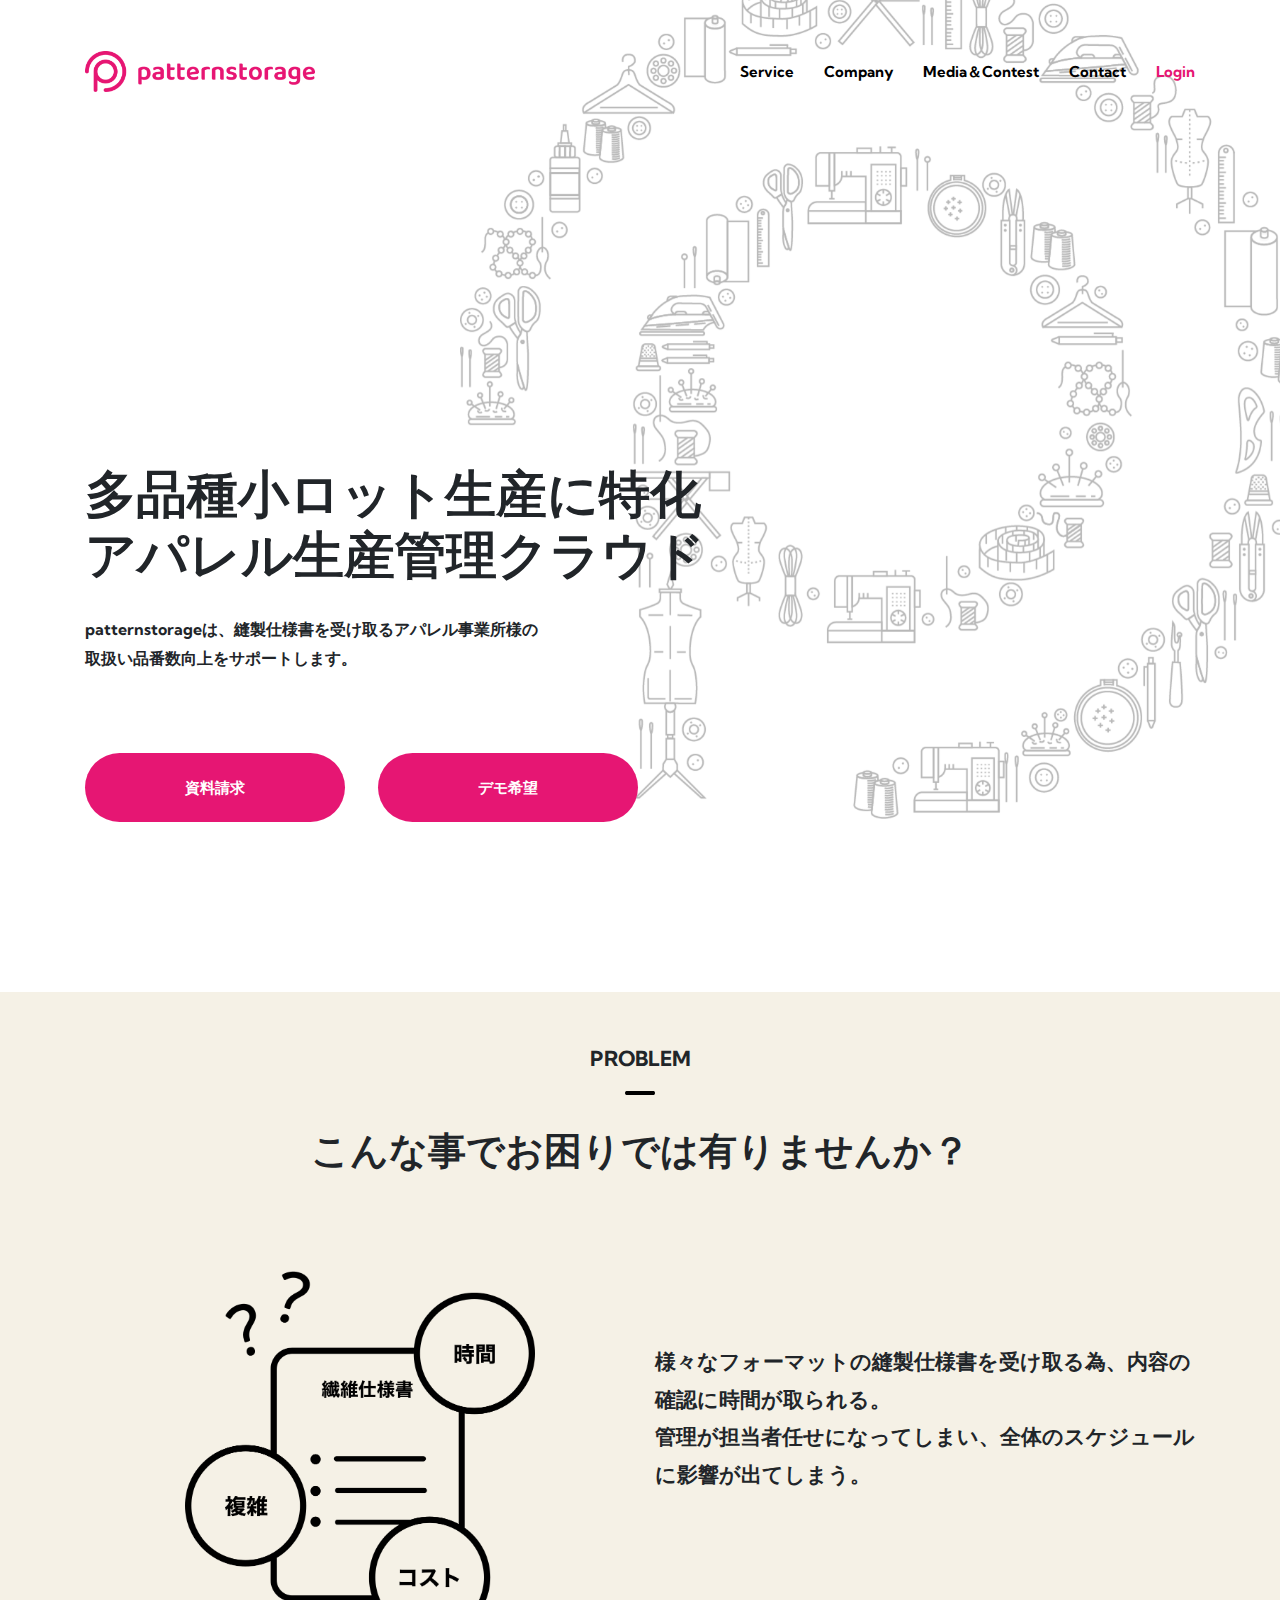
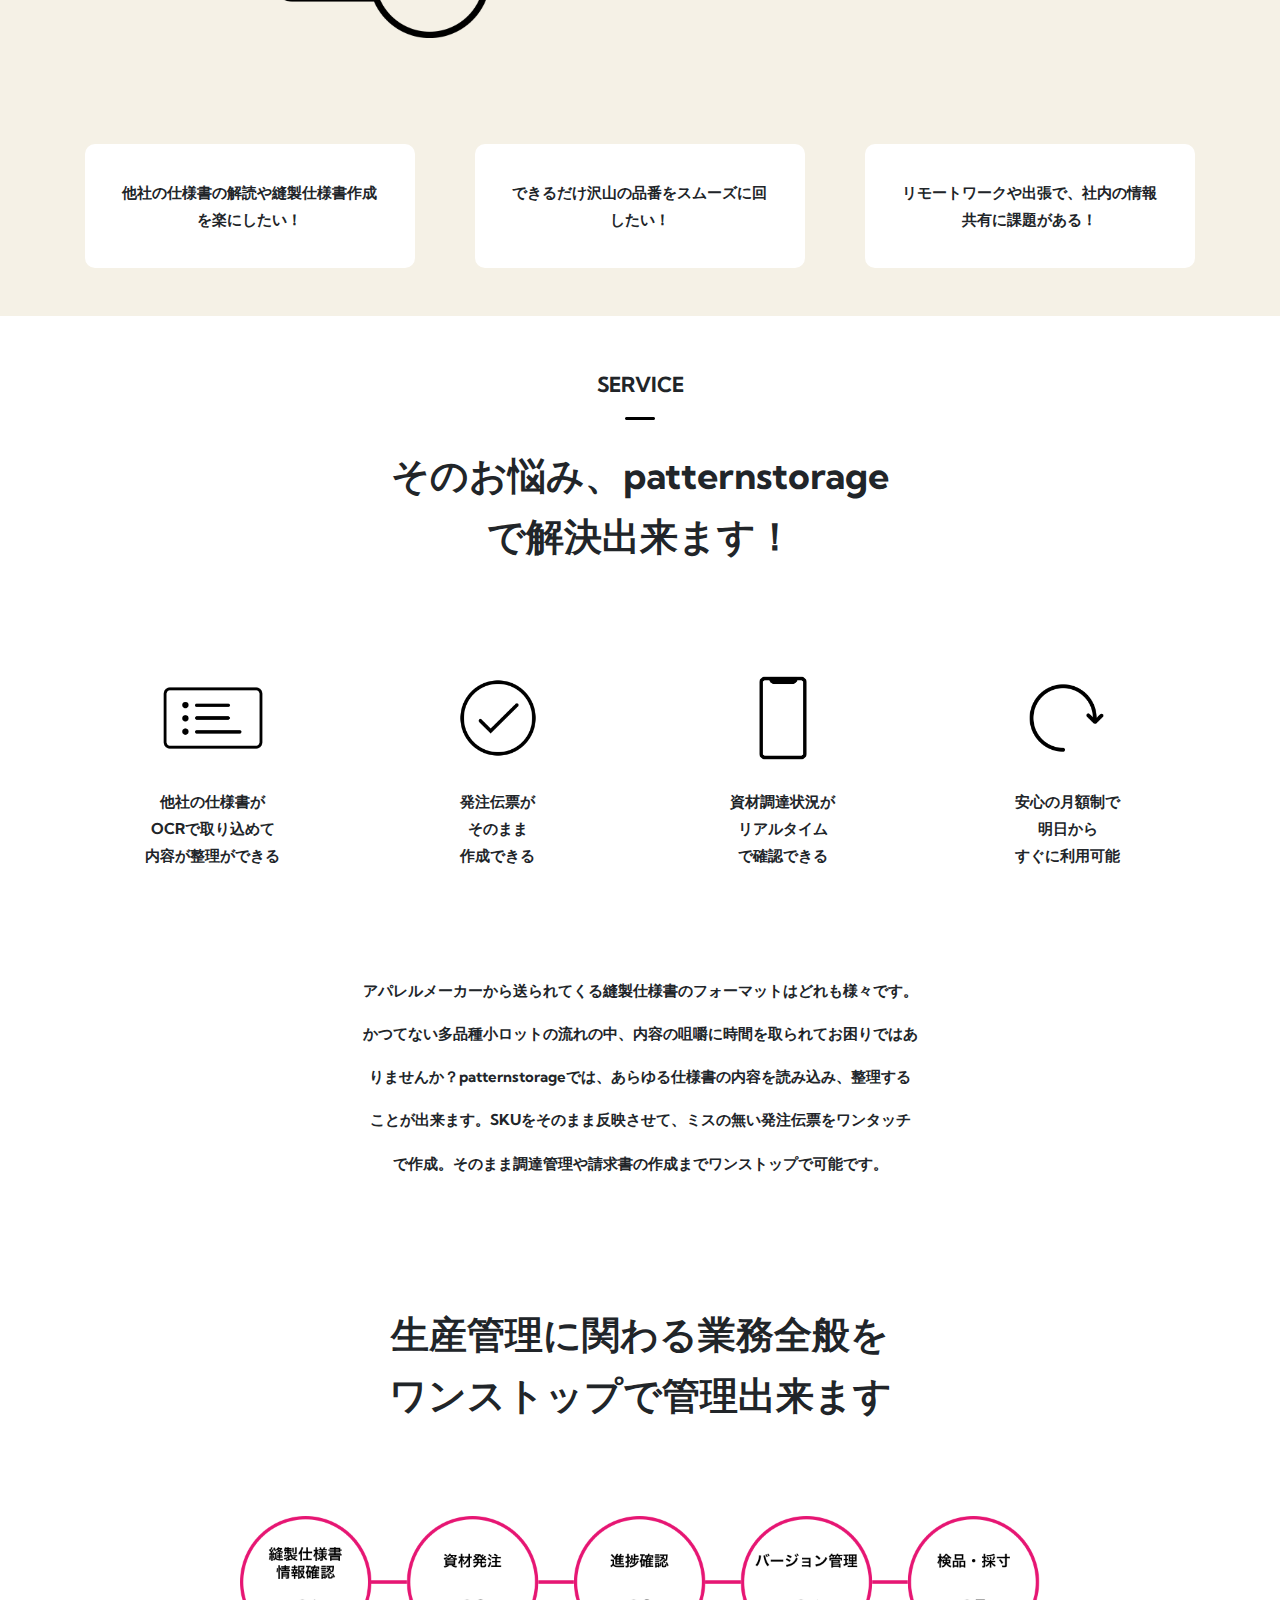
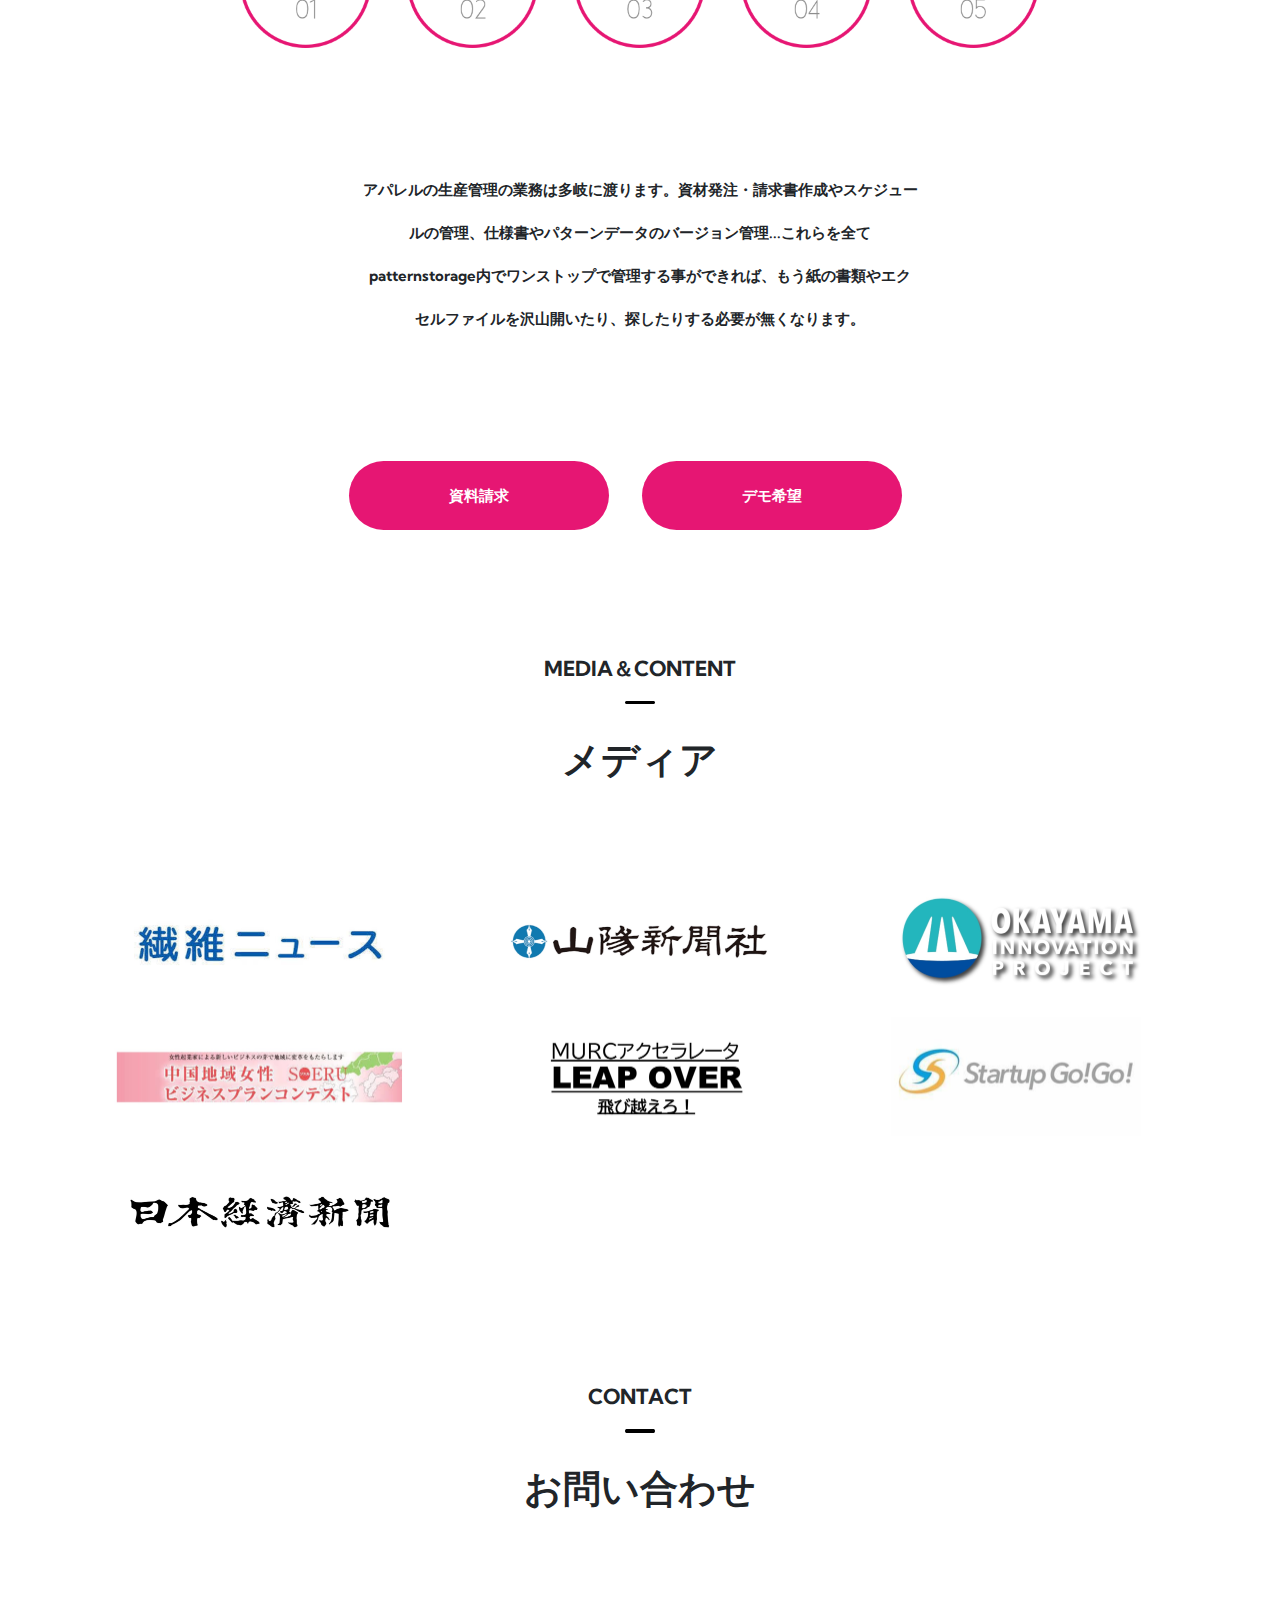
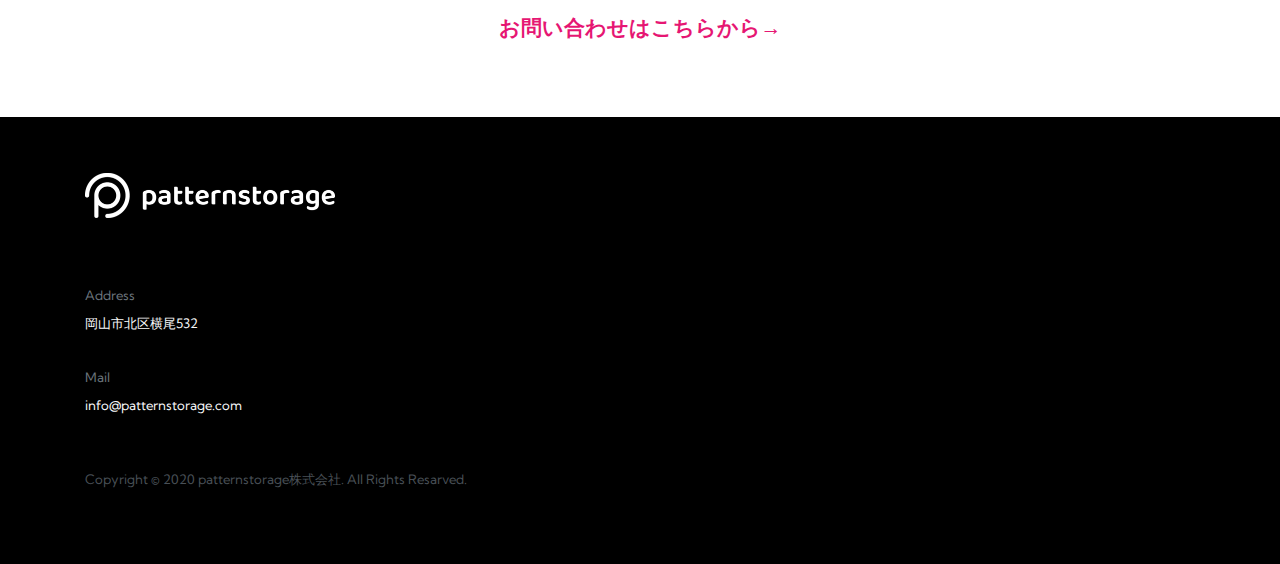
<file: index.html>
<!DOCTYPE html>
<html lang="ja">

<head>
    <!-- Google Tag Manager -->
    <script>
        (function (w, d, s, l, i) {
            w[l] = w[l] || [];
            w[l].push({
                "gtm.start": new Date().getTime(),
                event: "gtm.js",
            });
            var f = d.getElementsByTagName(s)[0],
                j = d.createElement(s),
                dl = l != "dataLayer" ? "&l=" + l : "";
            j.async = true;
            j.src = "https://www.googletagmanager.com/gtm.js?id=" + i + dl;
            f.parentNode.insertBefore(j, f);
        })(window, document, "script", "dataLayer", "GTM-5777ZVB");
    </script>
    <!-- End Google Tag Manager -->
    <meta charset="UTF-8" />
    <meta name="robots" content="index, follow" />
    <meta name="viewport" content="width=device-width" />
    <title>アパレル生産管理システムはパターンストレージ[クラウド版]</title>
    <link rel="icon" href="favicon.ico" />
    <meta name="description"
        content="patternstorageはアパレル商品の企画から納品まで、全ての工程を一元管理できるアパレル製造業に特化した生産管理・縫製仕様書システムです。エクセルのテンプレートを使った運用管理から解放されます。" />
    <meta name="keywords" content="patternstorage,パターンストレージ,縫製仕様書ソフト,アパレル," />
    <meta name="format-detection" content="telephone=no" />
    <meta http-equiv="X-UA-Compatible" content="IE=edge" />
    <meta property="og:url" content="https://patternstorage.com/" />
    <meta property="og:title" content="アパレル業「生産管理・縫製仕様書ソフト」のサービス" />
    <meta property="og:image" content="https://patternstorage.com/site/img/ogp-service.png" />
    <meta property="og:site_name" content="アパレル業「生産管理・縫製仕様書ソフト」のサービス" />
    <meta property="og:type" content="service site" />
    <meta property="og:description"
        content="patternstorageはアパレル商品の企画から納品まで、全ての工程を一元管理できるアパレル製造業に特化したシステムです。縫製仕様書作成と生産管理がこれ一つで完了するサブスクリプション型のサービスです。" />
    <meta name="twitter:card" content="summary" />
    <meta name="twitter:site" content="アパレル業「生産管理・縫製仕様書ソフト」のサービス" />
    <!--imgのIE対策-->
    <script>
        objectFitImages();
    </script>
    <!--Bootstrap-->
    <script src="https://code.jquery.com/jquery-3.2.1.slim.min.js"
        integrity="sha384-KJ3o2DKtIkvYIK3UENzmM7KCkRr/rE9/Qpg6aAZGJwFDMVNA/GpGFF93hXpG5KkN" crossorigin="anonymous">
    </script>
    <script src="https://cdnjs.cloudflare.com/ajax/libs/popper.js/1.11.0/umd/popper.min.js"
        integrity="sha384-b/U6ypiBEHpOf/4+1nzFpr53nxSS+GLCkfwBdFNTxtclqqenISfwAzpKaMNFNmj4" crossorigin="anonymous">
    </script>
    <script src="https://maxcdn.bootstrapcdn.com/bootstrap/4.0.0-beta/js/bootstrap.min.js"
        integrity="sha384-h0AbiXch4ZDo7tp9hKZ4TsHbi047NrKGLO3SEJAg45jXxnGIfYzk4Si90RDIqNm1" crossorigin="anonymous">
    </script>
    <link rel="stylesheet" href="site/css/style.css" />
</head>

<body class="bg-illust">
    <!-- Google Tag Manager (noscript) -->
    <noscript><iframe src="https://www.googletagmanager.com/ns.html?id=GTM-5777ZVB" height="0" width="0"
            style="display: none; visibility: hidden"></iframe></noscript>
    <!-- End Google Tag Manager (noscript) -->
    <div class="container">
        <header class="header">
            <nav class="navbar navbar-expand-lg navbar-light">
                <a class="header__logo" href="#">
                    <img src="site/img/logo.png" alt="ロゴの画像" />
                </a>
                <button class="navbar-toggler" type="button" data-toggle="collapse" data-target="#navbarNav"
                    aria-controls="navbarNav" aria-expanded="false" aria-label="Toggle navigation">
                    <span class="navbar-toggler-icon"></span>
                </button>
                <div class="collapse navbar-collapse" id="navbarNav">
                    <ul class="navbar-nav ml-auto">
                        <li class="nav-item">
                            <a class="nav-link" href="#service">Service</a>
                        </li>
                        <li class="nav-item">
                            <a class="nav-link" href="https://corp.patternstorage.com/" target="_blank">Company</a>
                        </li>
                        <li class="nav-item">
                            <a class="nav-link" href="#media">Media＆Contest</a>
                        </li>
                        <li class="nav-item">
                            <a class="nav-link" href="#contact" target="_blank">Contact</a>
                        </li>
                        <li class="nav-item">
                            <a class="nav-link pink" href="https://sheep-prod.web.app/" target="_blank">Login</a>
                        </li>
                    </ul>
                </div>
            </nav>
        </header>
        <div class="eye-catch">
            <h1>多品種小ロット生産に特化<br />アパレル生産管理クラウド</h1>
            <p class="eye-catch__text">
                patternstorageは、縫製仕様書を受け取るアパレル事業所様の<br />取扱い品番数向上をサポートします。
            </p>
            <a href="https://media.ivry.jp/patternstorage_top/inquiry/1/new/" class="pink-button" target="_blank">
                資料請求
            </a>
            <a href="https://media.ivry.jp/patternstorage_top/inquiry/2/new/" class="pink-button" target="_blank">
                デモ希望
            </a>
        </div>
    </div>
    <div class="problem-content py-7">
        <div class="container">
            <div class="title-set">
                <p class="title-sm-en">PROBLEM</p>
                <p class="black-rod-img">
                    <img src="site/img/black-rod.png" alt="黒い棒の画像" />
                </p>
                <h2>こんな事でお困りでは有りませんか？</h2>
            </div>
            <div class="row spacer-bottom--md">
                <div class="col-md-6">
                    <p class="problem-content__note-img">
                        <img src="site/img/question-note.png" alt="縫製仕様書は時間やコストがかかる" />
                    </p>
                </div>
                <div class="col-md-6 mt-10">
                    <p class="text-md mb-6 text-left">
                        様々なフォーマットの縫製仕様書を受け取る為、内容の確認に時間が取られる。<br />管理が担当者任せになってしまい、全体のスケジュールに影響が出てしまう。
                    </p>
                </div>
            </div>
            <div class="white-glid-three">
                <div class="row row--wide">
                    <div class="col-md-4">
                        <p>他社の仕様書の解読や縫製仕様書作成を楽にしたい！</p>
                    </div>
                    <div class="col-md-4">
                        <p>できるだけ沢山の品番をスムーズに回したい！</p>
                    </div>
                    <div class="col-md-4">
                        <p>リモートワークや出張で、社内の情報共有に課題がある！</p>
                    </div>
                </div>
            </div>
        </div>
    </div>
    <div class="container">
        <div class="service-content" id="service">
            <div class="title-set">
                <p class="title-sm-en">SERVICE</p>
                <p class="black-rod-img">
                    <img src="site/img/black-rod.png" alt="黒い棒の画像" />
                </p>
                <h2>そのお悩み、patternstorage<br />で解決出来ます！</h2>
            </div>
            <div class="row spacer-bottom--md">
                <div class="col-md-3">
                    <p><img src="site/img/service-1.png" alt="アイコン1" /></p>
                    <p>他社の仕様書が<br />OCRで取り込めて<br />内容が整理ができる</p>
                </div>
                <div class="col-md-3">
                    <p><img src="site/img/service-2.png" alt="アイコン2" /></p>
                    <p>発注伝票が<br />そのまま<br />作成できる</p>
                </div>
                <div class="col-md-3">
                    <p><img src="site/img/service-3.png" alt="アイコン3" /></p>
                    <p>資材調達状況が<br />リアルタイム<br />で確認できる</p>
                </div>
                <div class="col-md-3">
                    <p><img src="site/img/service-4.png" alt="アイコン4" /></p>
                    <p>安心の月額制で<br />明日から<br />すぐに利用可能</p>
                </div>
            </div>
            <p class="long-text">
                アパレルメーカーから送られてくる縫製仕様書のフォーマットはどれも様々です。かつてない多品種小ロットの流れの中、内容の咀嚼に時間を取られてお困りではありませんか？patternstorageでは、あらゆる仕様書の内容を読み込み、整理することが出来ます。SKUをそのまま反映させて、ミスの無い発注伝票をワンタッチで作成。そのまま調達管理や請求書の作成までワンストップで可能です。
            </p>
            <div class="title-set">
                <h2 class="mb-10">
                    生産管理に関わる業務全般を<br />ワンストップで管理出来ます
                </h2>
            </div>
            <p class="flow-x-img d-none d-md-block">
                <img src="site/img/flow-img-x.png" alt="ワンストップの流れの横画像" />
            </p>
            <p class="flow-y-img d-md-none">
                <img src="site/img/flow-img-y.png" alt="ワンストップの流れの横画像" />
            </p>
            <p class="long-text">
                アパレルの生産管理の業務は多岐に渡ります。資材発注・請求書作成やスケジュールの管理、仕様書やパターンデータのバージョン管理...これらを全てpatternstorage内でワンストップで管理する事ができれば、もう紙の書類やエクセルファイルを沢山開いたり、探したりする必要が無くなります。
            </p>
            <a href="https://media.ivry.jp/patternstorage_top/inquiry/1/new/" class="pink-button" target="_blank">
                資料請求
            </a>
            <a href="https://media.ivry.jp/patternstorage_top/inquiry/2/new/" class="pink-button" target="_blank">
                デモ希望
            </a>
        </div>
        <div class="media-content" id="media">
            <div class="title-set">
                <p class="title-sm-en">MEDIA＆CONTENT</p>
                <p class="black-rod-img">
                    <img src="site/img/black-rod.png" alt="黒い棒の画像" />
                </p>
                <h2>メディア</h2>
            </div>
            <div class="row">
                <div class="col-md-4">
                    <p><img src="site/img/media-1.jpg" alt="繊維ニュース" /></p>
                </div>
                <div class="col-md-4">
                    <p><img src="site/img/media-2.jpg" alt="山陽新聞" /></p>
                </div>
                <div class="col-md-4">
                    <p>
                        <img src="site/img/media-3.jpg" alt="OKAYAMA INNOVATION PROJECT" />
                    </p>
                </div>
                <div class="col-md-4">
                    <p>
                        <img src="site/img/media-4.jpg" alt="中国地域女性 ビジネスプランコンテスト" />
                    </p>
                </div>
                <div class="col-md-4">
                    <p>
                        <img src="site/img/media-5.jpg" alt="MURCアクセラレータ LEAP OVER" />
                    </p>
                </div>
                <div class="col-md-4">
                    <p><img src="site/img/media-6.jpg" alt="Startup go!go!" /></p>
                </div>
                <div class="col-md-4">
                    <p><img src="site/img/media-7.jpg" alt="日本経済新聞" /></p>
                </div>
            </div>
        </div>
        <div class="contact-content" id="contact">
            <div class="title-set">
                <p class="title-sm-en">CONTACT</p>
                <p class="black-rod-img">
                    <img src="site/img/black-rod.png" alt="黒い棒の画像" />
                </p>
                <h2>お問い合わせ</h2>
            </div>
            <a href="https://media.ivry.jp/patternstorage_top/inquiry/1/new/" class="pink" target="_blank">お問い合わせはこちらから→</a>
        </div>
    </div>
    <footer class="footer py-8">
        <div class="container">
            <p><img src="site/img/logo-white.png" alt="白いロゴ画像" /></p>
            <ul>
                <li>
                    Address
                    <span>岡山市北区横尾532</span>
                </li>
                <li>
                    Mail
                    <span>info@patternstorage.com</span>
                </li>
            </ul>
            <p class="copyright">
                Copyright © 2020 patternstorage株式会社. All Rights Resarved.
            </p>
        </div>
    </footer>
    <!--js-->
    <script type="text/javascript" src="site/js/main.js"></script>
</body>

</html>
</file>
